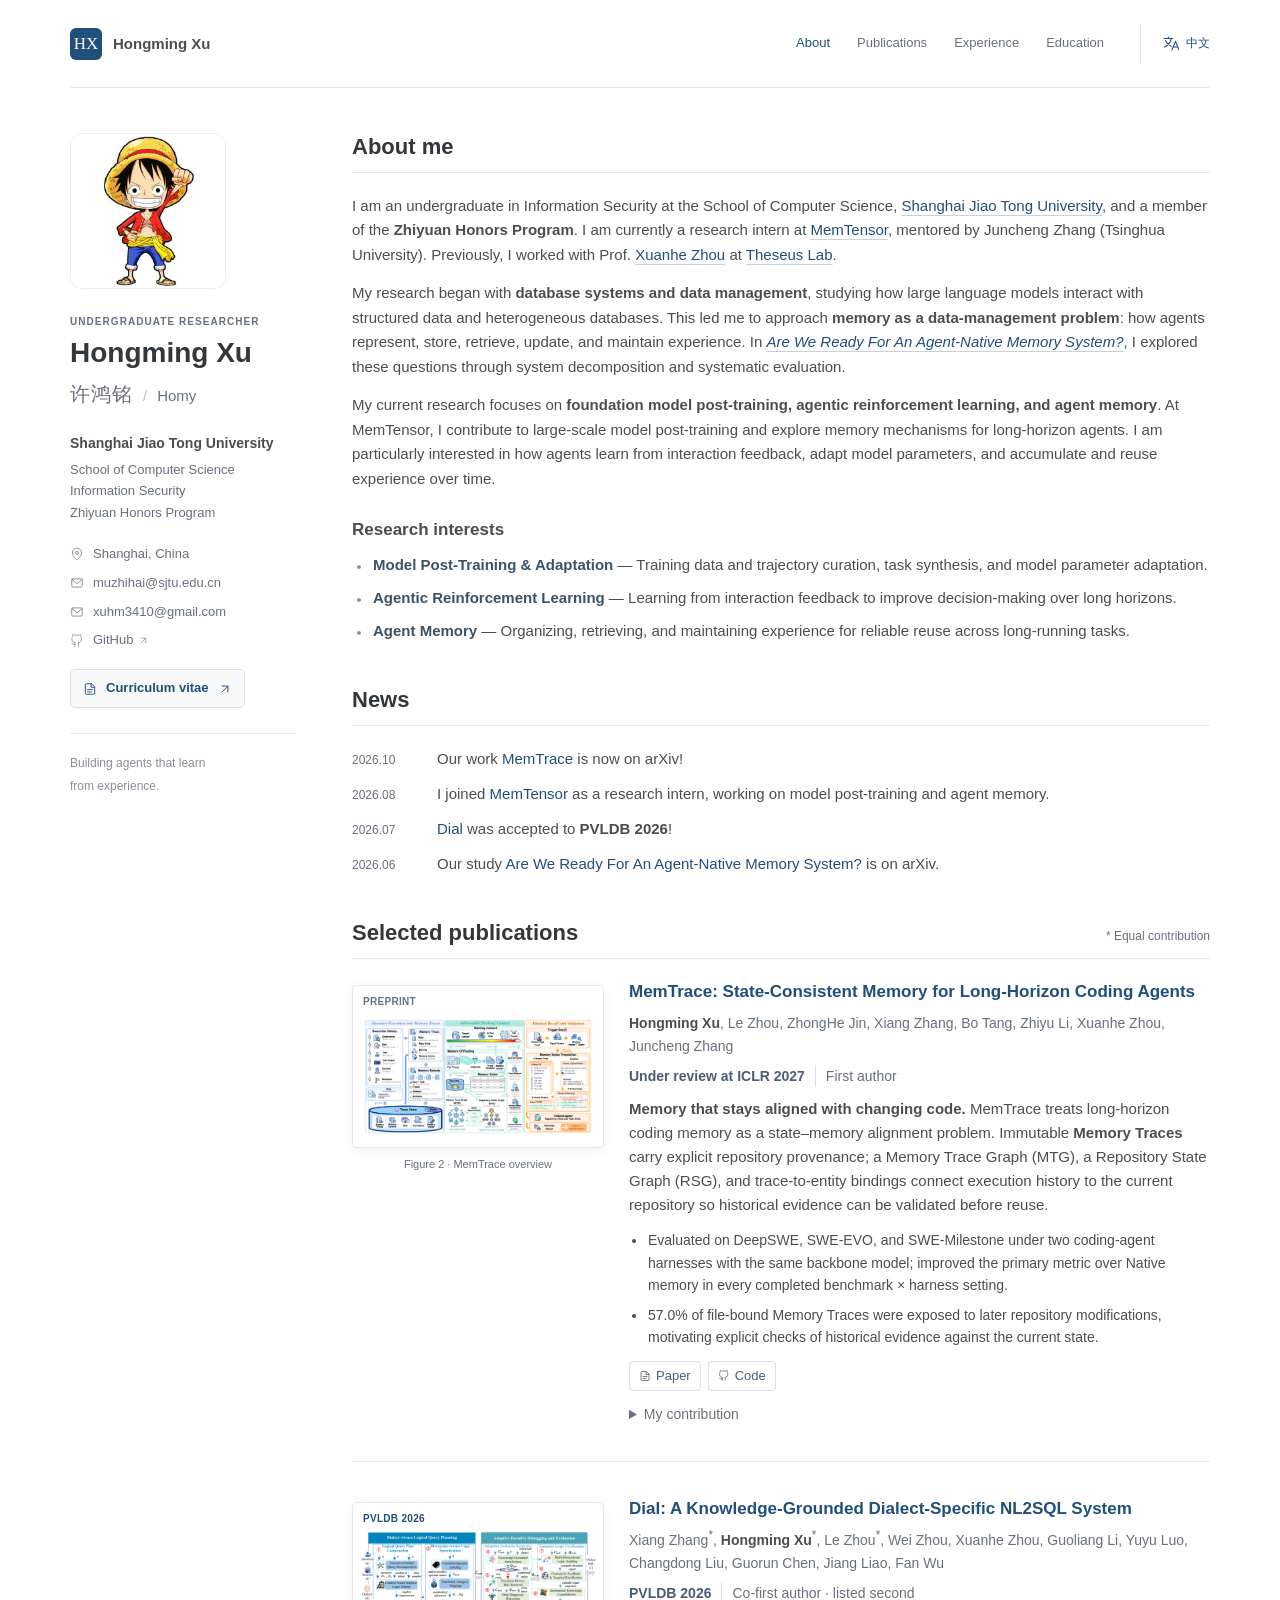
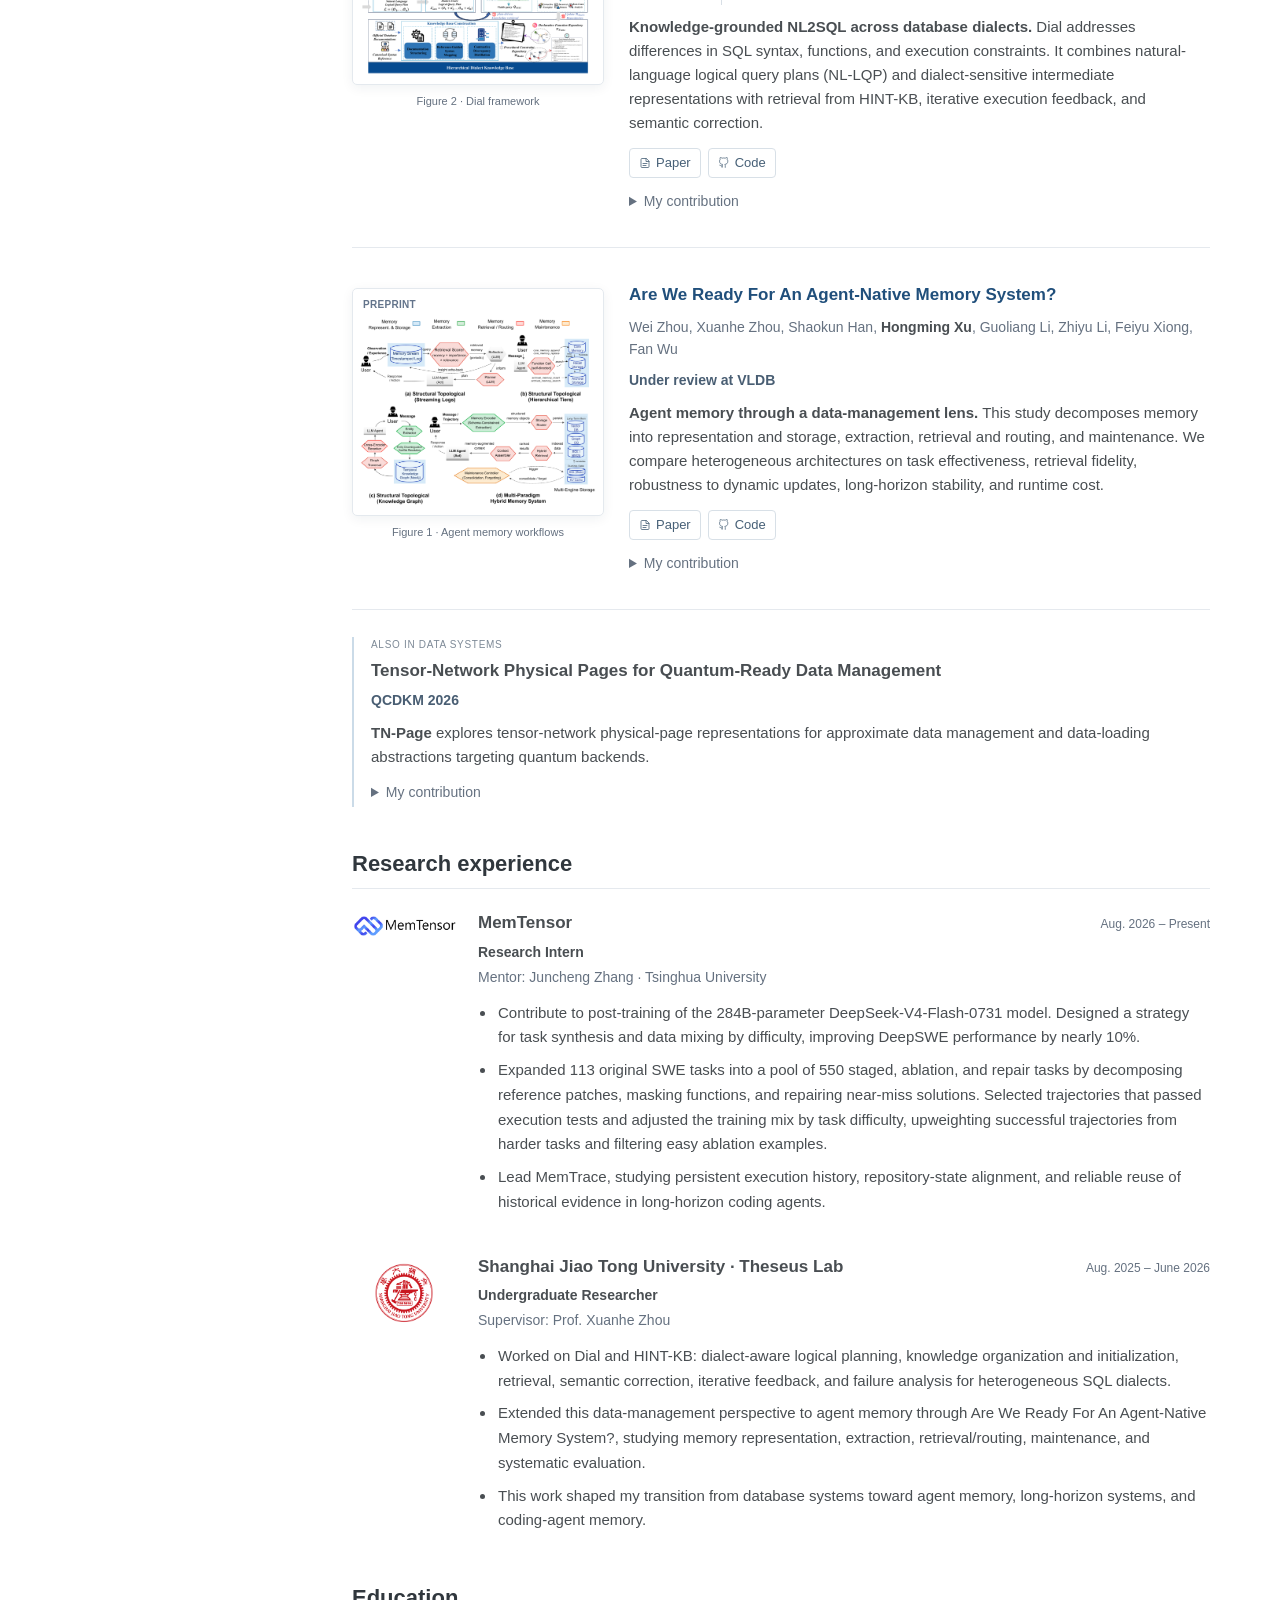
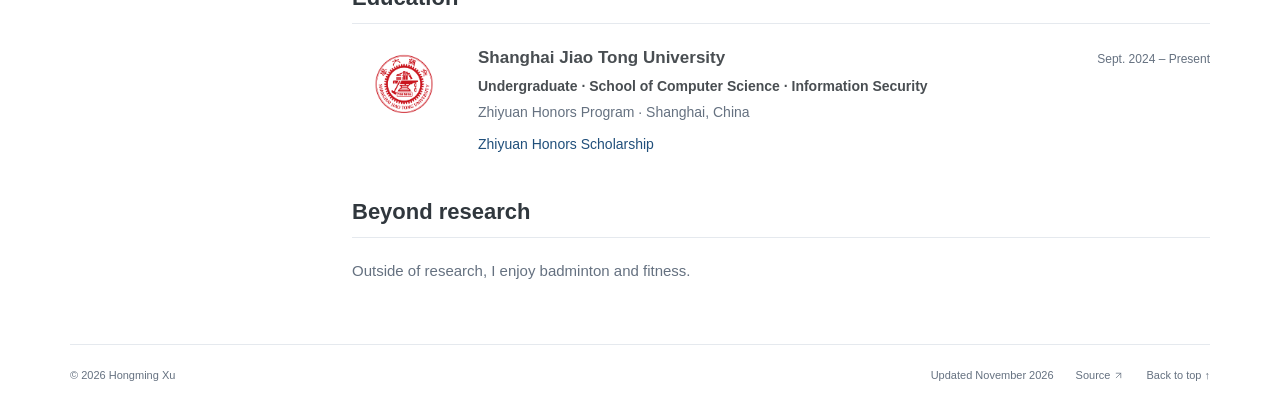
<file: index.html>
<!doctype html>
<html lang="en">
<head>
  <meta charset="utf-8">
  <meta name="viewport" content="width=device-width, initial-scale=1">
  <meta name="color-scheme" content="light">
  <title>Hongming Xu · 许鸿铭</title>
  <meta name="description" content="Hongming Xu, undergraduate at Shanghai Jiao Tong University and research intern at MemTensor. Research in model post-training and adaptation, agentic reinforcement learning, and agent memory.">
  <link rel="canonical" href="https://homy-xu.github.io/">
  <meta property="og:type" content="profile">
  <meta property="og:title" content="Hongming Xu · 许鸿铭">
  <meta property="og:description" content="Model post-training and adaptation · Agentic reinforcement learning · Agent memory. Shanghai Jiao Tong University / MemTensor.">
  <meta property="og:url" content="https://homy-xu.github.io/">
  <meta property="og:image" content="https://homy-xu.github.io/assets/images/avatar.png">
  <meta name="twitter:card" content="summary">
  <link rel="icon" href="assets/images/favicon.svg" type="image/svg+xml">
  <link rel="stylesheet" href="assets/css/site.css">
  <script src="assets/js/site.js" defer></script>
  <script type="application/ld+json">{"@context": "https://schema.org", "@type": "Person", "name": "Hongming Xu", "alternateName": ["许鸿铭", "Homy Xu"], "url": "https://homy-xu.github.io/", "image": "https://homy-xu.github.io/assets/images/avatar.png", "sameAs": ["https://github.com/Homy-Xu"], "affiliation": {"@type": "CollegeOrUniversity", "name": "Shanghai Jiao Tong University"}, "knowsAbout": ["Model Post-Training & Adaptation", "Agentic Reinforcement Learning", "Agent Memory"]}</script>
</head>
<body>
  <a class="skip-link" href="#main"><span class="i18n " data-lang="en" lang="en">Skip to content</span><span class="i18n " data-lang="zh" lang="zh-CN">跳转到正文</span></a>
  <svg xmlns="http://www.w3.org/2000/svg" class="svg-sprite" aria-hidden="true">
    <symbol id="icon-mail" viewBox="0 0 24 24"><rect x="3" y="5" width="18" height="14" rx="2"/><path d="m3 6 9 7 9-7"/></symbol>
    <symbol id="icon-pin" viewBox="0 0 24 24"><path d="M20 10c0 6-8 12-8 12S4 16 4 10a8 8 0 1 1 16 0Z"/><circle cx="12" cy="10" r="2.5"/></symbol>
    <symbol id="icon-file" viewBox="0 0 24 24"><path d="M14 3H6a2 2 0 0 0-2 2v14a2 2 0 0 0 2 2h12a2 2 0 0 0 2-2V9Z"/><path d="M14 3v6h6M8 13h8M8 17h6"/></symbol>
    <symbol id="icon-expand" viewBox="0 0 24 24"><path d="M8 3H3v5m13-5h5v5M3 16v5h5m13-5v5h-5"/></symbol>
    <symbol id="icon-arrow" viewBox="0 0 24 24"><path d="M7 17 17 7M7 7h10v10"/></symbol>
    <symbol id="icon-language" viewBox="0 0 24 24"><path d="M3 5h12M9 3v2m4 0c-1 6-4 9-9 12m1-9c2 4 4 6 8 8m1 5 5-12 5 12m-8-4h6"/></symbol>
    <symbol id="icon-github" viewBox="0 0 24 24"><path d="M9 19c-4 1-4-2-6-2m12 5v-4a3.5 3.5 0 0 0-1-2.7c3.3-.4 6.7-1.6 6.7-7.3a5.7 5.7 0 0 0-1.5-4 5.3 5.3 0 0 0-.1-4s-1.2-.4-4.1 1.5a14 14 0 0 0-7 0C5.1-.4 3.9 0 3.9 0a5.3 5.3 0 0 0-.1 4 5.7 5.7 0 0 0-1.5 4c0 5.7 3.4 6.9 6.7 7.3A3.5 3.5 0 0 0 8 18v4" transform="translate(1 1) scale(.9)"/></symbol>
  </svg>
  <div class="page">
    <header class="masthead">
      <a class="brand" href="#about"><span class="brand-mark" aria-hidden="true">HX</span><span>Hongming Xu</span></a>
      <nav class="navigation" aria-label="Main navigation">
        <a href="#about"><span class="i18n " data-lang="en" lang="en">About</span><span class="i18n " data-lang="zh" lang="zh-CN">关于</span></a>
        <a href="#publications"><span class="i18n " data-lang="en" lang="en">Publications</span><span class="i18n " data-lang="zh" lang="zh-CN">论文</span></a>
        <a href="#experience"><span class="i18n " data-lang="en" lang="en">Experience</span><span class="i18n " data-lang="zh" lang="zh-CN">经历</span></a>
        <a href="#education"><span class="i18n " data-lang="en" lang="en">Education</span><span class="i18n " data-lang="zh" lang="zh-CN">教育</span></a>
      </nav>
      <button class="language-button" type="button" aria-label="Switch to Chinese" hidden><svg class="icon" aria-hidden="true"><use href="#icon-language"/></svg><span>中文</span></button>
    </header>

    <div class="site-grid">
      <aside class="profile" aria-label="Profile and contact information">
        <img class="avatar" src="assets/images/avatar.png" width="460" height="460" alt="Hongming Xu's GitHub avatar" fetchpriority="high">
        <div class="profile-info">
          <p class="profile-eyebrow"><span class="i18n " data-lang="en" lang="en">Undergraduate Researcher</span><span class="i18n " data-lang="zh" lang="zh-CN">本科生 · 科研探索</span></p>
          <h1>Hongming Xu</h1>
          <p class="other-name"><span lang="zh-CN">许鸿铭</span><span class="name-divider">/</span>Homy</p>
          <p class="profile-school"><a href="https://www.sjtu.edu.cn/"><span class="i18n " data-lang="en" lang="en">Shanghai Jiao Tong University</span><span class="i18n " data-lang="zh" lang="zh-CN">上海交通大学</span></a></p>
          <p class="profile-program"><span class="i18n " data-lang="en" lang="en">School of Computer Science<br>Information Security<br>Zhiyuan Honors Program</span><span class="i18n " data-lang="zh" lang="zh-CN">计算机学院 · 信息安全专业<br>致远荣誉计划</span></p>
          <ul class="contact-links">
            <li class="location"><svg class="icon" aria-hidden="true"><use href="#icon-pin"/></svg><span class="i18n " data-lang="en" lang="en">Shanghai, China</span><span class="i18n " data-lang="zh" lang="zh-CN">中国 · 上海</span></li>
            <li><a href="mailto:muzhihai@sjtu.edu.cn"><svg class="icon" aria-hidden="true"><use href="#icon-mail"/></svg>muzhihai@sjtu.edu.cn</a></li>
            <li><a href="mailto:xuhm3410@gmail.com"><svg class="icon" aria-hidden="true"><use href="#icon-mail"/></svg>xuhm3410@gmail.com</a></li>
            <li><a href="https://github.com/Homy-Xu"><svg class="icon" aria-hidden="true"><use href="#icon-github"/></svg>GitHub <svg class="icon" aria-hidden="true"><use href="#icon-arrow"/></svg></a></li>
          </ul>
          <a class="cv-link" href="files/CV_Hongming_Xu.pdf?v=5141ae7"><svg class="icon" aria-hidden="true"><use href="#icon-file"/></svg><span class="i18n " data-lang="en" lang="en">Curriculum vitae</span><span class="i18n " data-lang="zh" lang="zh-CN">个人简历</span><svg class="icon" aria-hidden="true"><use href="#icon-arrow"/></svg></a>
          <p class="profile-note"><span class="i18n " data-lang="en" lang="en">Building agents that learn<br>from experience.</span><span class="i18n " data-lang="zh" lang="zh-CN">让智能体从经验中学习。</span></p>
        </div>
      </aside>

      <main id="main">
        <section id="about" class="section about">
          <div class="section-heading"><h2><span class="i18n " data-lang="en" lang="en">About me</span><span class="i18n " data-lang="zh" lang="zh-CN">关于我</span></h2></div>
          <div class="intro"><p class="i18n " data-lang="en" lang="en">I am an undergraduate in Information Security at the School of Computer Science, <a href="https://www.sjtu.edu.cn/">Shanghai Jiao Tong University</a>, and a member of the <strong>Zhiyuan Honors Program</strong>. I am currently a research intern at <a href="https://www.memtensor.cn/">MemTensor</a>, mentored by Juncheng Zhang (Tsinghua University). Previously, I worked with Prof. <a href="https://db.zhouxh.store/">Xuanhe Zhou</a> at <a href="https://theseus-labs-rsi.github.io/">Theseus Lab</a>.</p><p class="i18n " data-lang="zh" lang="zh-CN">我目前就读于<a href="https://www.sjtu.edu.cn/">上海交通大学</a>计算机学院信息安全专业，是<strong>致远荣誉计划</strong>成员。目前在 <a href="https://www.memtensor.cn/">MemTensor</a> 担任研究实习生，导师为 Juncheng Zhang（清华大学）；此前在 <a href="https://theseus-labs-rsi.github.io/">Theseus Lab</a> 跟随<a href="https://db.zhouxh.store/">周煊赫教授</a>开展研究。</p><p class="i18n " data-lang="en" lang="en">My research began with <strong>database systems and data management</strong>, studying how large language models interact with structured data and heterogeneous databases. This led me to approach <strong>memory as a data-management problem</strong>: how agents represent, store, retrieve, update, and maintain experience. In <a href="#memorydata"><em>Are We Ready For An Agent-Native Memory System?</em></a>, I explored these questions through system decomposition and systematic evaluation.</p><p class="i18n " data-lang="zh" lang="zh-CN">我的研究始于<strong>数据库系统与数据管理</strong>，关注大语言模型如何与结构化数据及异构数据库交互。这段经历让我开始将<strong>记忆视为一个数据管理问题</strong>：智能体应如何表示、存储、检索、更新和维护经验？在 <a href="#memorydata"><em>Are We Ready For An Agent-Native Memory System?</em></a> 中，我通过系统模块划分与系统性评测探索了这些问题。</p><p class="i18n " data-lang="en" lang="en">My current research focuses on <strong>foundation model post-training, agentic reinforcement learning, and agent memory</strong>. At MemTensor, I contribute to large-scale model post-training and explore memory mechanisms for long-horizon agents. I am particularly interested in how agents learn from interaction feedback, adapt model parameters, and accumulate and reuse experience over time.</p><p class="i18n " data-lang="zh" lang="zh-CN">我目前的研究重点是<strong>基础模型后训练、智能体强化学习（Agentic RL）与智能体记忆</strong>。在 MemTensor，我参与大规模模型的后训练，并探索长程智能体的记忆机制。我尤其关注智能体如何从交互反馈中学习、适应性地更新模型参数，以及持续积累和复用经验。</p></div>
          <h3 class="interests-heading" id="interests-heading"><span class="i18n " data-lang="en" lang="en">Research interests</span><span class="i18n " data-lang="zh" lang="zh-CN">研究兴趣</span></h3>
          <ul class="research-interests" aria-labelledby="interests-heading"><li><strong><span class="i18n " data-lang="en" lang="en">Model Post-Training &amp; Adaptation</span><span class="i18n " data-lang="zh" lang="zh-CN">模型后训练与适应</span></strong> — <span class="i18n " data-lang="en" lang="en">Training data and trajectory curation, task synthesis, and model parameter adaptation.</span><span class="i18n " data-lang="zh" lang="zh-CN">训练数据与轨迹筛选、任务合成，以及模型参数适应。</span></li><li><strong><span class="i18n " data-lang="en" lang="en">Agentic Reinforcement Learning</span><span class="i18n " data-lang="zh" lang="zh-CN">智能体强化学习（Agentic RL）</span></strong> — <span class="i18n " data-lang="en" lang="en">Learning from interaction feedback to improve decision-making over long horizons.</span><span class="i18n " data-lang="zh" lang="zh-CN">利用交互反馈学习，提升长程任务中的决策能力。</span></li><li><strong><span class="i18n " data-lang="en" lang="en">Agent Memory</span><span class="i18n " data-lang="zh" lang="zh-CN">智能体记忆</span></strong> — <span class="i18n " data-lang="en" lang="en">Organizing, retrieving, and maintaining experience for reliable reuse across long-running tasks.</span><span class="i18n " data-lang="zh" lang="zh-CN">组织、检索与维护经验，支持长期任务中的可靠复用。</span></li></ul>
        </section>

        <section id="news" class="section news-section">
          <div class="section-heading"><h2><span class="i18n " data-lang="en" lang="en">News</span><span class="i18n " data-lang="zh" lang="zh-CN">近况</span></h2></div>
          <ul class="news-list"><li><time datetime="2026-10">2026.10</time><div><span class="i18n " data-lang="en" lang="en">Our work <a href="https://arxiv.org/abs/2610.04838">MemTrace</a> is now on arXiv!</span><span class="i18n " data-lang="zh" lang="zh-CN">我们的工作 <a href="https://arxiv.org/abs/2610.04838">MemTrace</a> 已发布于 arXiv！</span></div></li><li><time datetime="2026-08">2026.08</time><div><span class="i18n " data-lang="en" lang="en">I joined <a href="https://www.memtensor.cn/">MemTensor</a> as a research intern, working on model post-training and agent memory.</span><span class="i18n " data-lang="zh" lang="zh-CN">我加入 <a href="https://www.memtensor.cn/">MemTensor</a> 担任研究实习生，研究模型后训练与智能体记忆。</span></div></li><li><time datetime="2026-07">2026.07</time><div><span class="i18n " data-lang="en" lang="en"><a href="https://arxiv.org/abs/2603.07449">Dial</a> was accepted to <strong>PVLDB 2026</strong>!</span><span class="i18n " data-lang="zh" lang="zh-CN"><a href="https://arxiv.org/abs/2603.07449">Dial</a> 被 <strong>PVLDB 2026</strong> 接收！</span></div></li><li><time datetime="2026-06">2026.06</time><div><span class="i18n " data-lang="en" lang="en">Our study <a href="https://arxiv.org/abs/2606.24775">Are We Ready For An Agent-Native Memory System?</a> is on arXiv.</span><span class="i18n " data-lang="zh" lang="zh-CN">我们的研究 <a href="https://arxiv.org/abs/2606.24775">Are We Ready For An Agent-Native Memory System?</a> 已发布于 arXiv。</span></div></li></ul>
        </section>

        <section id="publications" class="section">
          <div class="section-heading"><h2><span class="i18n " data-lang="en" lang="en">Selected publications</span><span class="i18n " data-lang="zh" lang="zh-CN">代表性论文</span></h2><span class="section-note"><span class="i18n " data-lang="en" lang="en">* Equal contribution</span><span class="i18n " data-lang="zh" lang="zh-CN">* 共同贡献</span></span></div>
          <div class="publications">
    <article class="publication" id="memtrace">
      <figure class="paper-figure">
        <a class="figure-link" href="assets/images/papers/memtrace-overview.png" data-preview data-paper="https://arxiv.org/abs/2610.04838"
           data-title="MemTrace: State-Consistent Memory for Long-Horizon Coding Agents" data-caption-en="Figure 2 · MemTrace overview"
           data-caption-zh="图 2 · MemTrace 系统总览" aria-haspopup="dialog"
           aria-label="Enlarge figure: MemTrace: State-Consistent Memory for Long-Horizon Coding Agents">
          <span class="paper-badge">Preprint</span>
          <img src="assets/images/papers/memtrace-overview.png" alt="MemTrace overview: execution history becomes immutable memory traces, which are aligned with the evolving repository and checked before reuse." width="2400" height="1251" loading="lazy" decoding="async">
          <span class="zoom-hint"><svg class="icon" aria-hidden="true"><use href="#icon-expand"/></svg><span class="i18n " data-lang="en" lang="en">Enlarge</span><span class="i18n " data-lang="zh" lang="zh-CN">放大</span></span>
        </a>
        <figcaption><span class="i18n " data-lang="en" lang="en">Figure 2 · MemTrace overview</span><span class="i18n " data-lang="zh" lang="zh-CN">图 2 · MemTrace 系统总览</span></figcaption>
      </figure>
      <div class="paper-copy">
        <h3><a href="https://arxiv.org/abs/2610.04838">MemTrace: State-Consistent Memory for Long-Horizon Coding Agents</a></h3>
        <p class="authors"><strong>Hongming Xu</strong>, Le Zhou, ZhongHe Jin, Xiang Zhang, Bo Tang, Zhiyu Li, Xuanhe Zhou, Juncheng Zhang</p>
        <p class="paper-meta"><span class="venue"><span class="i18n " data-lang="en" lang="en">Under review at ICLR 2027</span><span class="i18n " data-lang="zh" lang="zh-CN">ICLR 2027 审稿中</span></span><span class="paper-role"><span class="i18n " data-lang="en" lang="en">First author</span><span class="i18n " data-lang="zh" lang="zh-CN">第一作者</span></span></p>
        <p class="i18n paper-summary" data-lang="en" lang="en"><strong>Memory that stays aligned with changing code.</strong> MemTrace treats long-horizon coding memory as a state–memory alignment problem. Immutable <strong>Memory Traces</strong> carry explicit repository provenance; a Memory Trace Graph (MTG), a Repository State Graph (RSG), and trace-to-entity bindings connect execution history to the current repository so historical evidence can be validated before reuse.</p><p class="i18n paper-summary" data-lang="zh" lang="zh-CN"><strong>让记忆与持续变化的代码保持一致。</strong>MemTrace 将长程代码智能体的记忆建模为状态与记忆的对齐问题。不可变的 <strong>Memory Traces</strong> 保存明确的仓库来源信息；Memory Trace Graph（MTG）、Repository State Graph（RSG）及轨迹与实体间的绑定，将执行历史关联到当前仓库，以便在复用历史证据前验证其有效性。</p>
        <ul class="paper-highlights"><li><span class="i18n " data-lang="en" lang="en">Evaluated on DeepSWE, SWE-EVO, and SWE-Milestone under two coding-agent harnesses with the same backbone model; improved the primary metric over Native memory in every completed benchmark × harness setting.</span><span class="i18n " data-lang="zh" lang="zh-CN">在相同基础模型下，基于两种代码智能体框架评测 DeepSWE、SWE-EVO 和 SWE-Milestone；在已完成的各组基准与框架组合中，主要指标均优于对应的 Native 记忆策略。</span></li><li><span class="i18n " data-lang="en" lang="en">57.0% of file-bound Memory Traces were exposed to later repository modifications, motivating explicit checks of historical evidence against the current state.</span><span class="i18n " data-lang="zh" lang="zh-CN">57.0% 的文件关联 Memory Traces 所对应的文件在后续执行中发生过修改，说明有必要依据当前状态检查历史证据。</span></li></ul>
        <div class="paper-links">
          <a href="https://arxiv.org/abs/2610.04838"><svg class="icon" aria-hidden="true"><use href="#icon-file"/></svg><span class="i18n " data-lang="en" lang="en">Paper</span><span class="i18n " data-lang="zh" lang="zh-CN">论文</span></a>
          <a href="https://github.com/Homy-Xu/MemTrace"><svg class="icon" aria-hidden="true"><use href="#icon-github"/></svg><span class="i18n " data-lang="en" lang="en">Code</span><span class="i18n " data-lang="zh" lang="zh-CN">代码</span></a>
        </div>
        <details class="contribution"><summary><span class="i18n " data-lang="en" lang="en">My contribution</span><span class="i18n " data-lang="zh" lang="zh-CN">我的贡献</span></summary><ul class=""><li><span class="i18n " data-lang="en" lang="en">Led the design and development of MemTrace, including structured execution traces, repository-state grounding, and validation before memory reuse.</span><span class="i18n " data-lang="zh" lang="zh-CN">主导 MemTrace 的设计与开发，包括结构化执行轨迹、仓库状态关联，以及记忆复用前的有效性验证。</span></li><li><span class="i18n " data-lang="en" lang="en">Studied the interaction between persistent execution history and evolving repository state, and evaluated the system against native memory strategies.</span><span class="i18n " data-lang="zh" lang="zh-CN">研究持久化执行历史与演化中的仓库状态之间的关系，并开展与原生记忆策略的对照评测。</span></li></ul></details>
      </div>
    </article>
    <article class="publication" id="dial">
      <figure class="paper-figure">
        <a class="figure-link" href="assets/images/papers/dial-overview.png" data-preview data-paper="https://arxiv.org/abs/2603.07449"
           data-title="Dial: A Knowledge-Grounded Dialect-Specific NL2SQL System" data-caption-en="Figure 2 · Dial framework"
           data-caption-zh="图 2 · Dial 系统框架" aria-haspopup="dialog"
           aria-label="Enlarge figure: Dial: A Knowledge-Grounded Dialect-Specific NL2SQL System">
          <span class="paper-badge accepted">PVLDB 2026</span>
          <img src="assets/images/papers/dial-overview.png" alt="Dial framework: dialect-aware logical planning and adaptive query refinement grounded in a hierarchical dialect knowledge base." width="2400" height="1456" loading="lazy" decoding="async">
          <span class="zoom-hint"><svg class="icon" aria-hidden="true"><use href="#icon-expand"/></svg><span class="i18n " data-lang="en" lang="en">Enlarge</span><span class="i18n " data-lang="zh" lang="zh-CN">放大</span></span>
        </a>
        <figcaption><span class="i18n " data-lang="en" lang="en">Figure 2 · Dial framework</span><span class="i18n " data-lang="zh" lang="zh-CN">图 2 · Dial 系统框架</span></figcaption>
      </figure>
      <div class="paper-copy">
        <h3><a href="https://arxiv.org/abs/2603.07449">Dial: A Knowledge-Grounded Dialect-Specific NL2SQL System</a></h3>
        <p class="authors">Xiang Zhang<sup title="Equal contribution">*</sup>, <strong>Hongming Xu</strong><sup title="Equal contribution">*</sup>, Le Zhou<sup title="Equal contribution">*</sup>, Wei Zhou, Xuanhe Zhou, Guoliang Li, Yuyu Luo, Changdong Liu, Guorun Chen, Jiang Liao, Fan Wu</p>
        <p class="paper-meta"><span class="venue"><span class="">PVLDB 2026</span></span><span class="paper-role"><span class="i18n " data-lang="en" lang="en">Co-first author · listed second</span><span class="i18n " data-lang="zh" lang="zh-CN">共同第一作者 · 列第二</span></span></p>
        <p class="i18n paper-summary" data-lang="en" lang="en"><strong>Knowledge-grounded NL2SQL across database dialects.</strong> Dial addresses differences in SQL syntax, functions, and execution constraints. It combines natural-language logical query plans (NL-LQP) and dialect-sensitive intermediate representations with retrieval from HINT-KB, iterative execution feedback, and semantic correction.</p><p class="i18n paper-summary" data-lang="zh" lang="zh-CN"><strong>面向异构数据库方言的知识增强 NL2SQL。</strong>Dial 针对不同 SQL 方言的语法、函数与执行约束差异，结合自然语言逻辑查询计划（NL-LQP）、方言敏感的中间表示、HINT-KB 知识检索、迭代执行反馈与语义修正。</p>

        <div class="paper-links">
          <a href="https://arxiv.org/abs/2603.07449"><svg class="icon" aria-hidden="true"><use href="#icon-file"/></svg><span class="i18n " data-lang="en" lang="en">Paper</span><span class="i18n " data-lang="zh" lang="zh-CN">论文</span></a>
          <a href="https://github.com/OpenDataBox/Dial"><svg class="icon" aria-hidden="true"><use href="#icon-github"/></svg><span class="i18n " data-lang="en" lang="en">Code</span><span class="i18n " data-lang="zh" lang="zh-CN">代码</span></a>
        </div>
        <details class="contribution"><summary><span class="i18n " data-lang="en" lang="en">My contribution</span><span class="i18n " data-lang="zh" lang="zh-CN">我的贡献</span></summary><ul class=""><li><span class="i18n " data-lang="en" lang="en">Contributed to natural-language request preprocessing and NL-LQP / dialect-aware logical planning, supporting semantic decomposition from requests to logical plans.</span><span class="i18n " data-lang="zh" lang="zh-CN">参与自然语言请求预处理与 NL-LQP / 方言感知逻辑规划，支持从用户请求到逻辑计划的语义分解。</span></li><li><span class="i18n " data-lang="en" lang="en">Worked on dialect-sensitive intermediate representations, operator annotation, and knowledge retrieval for date, string, and type-conversion semantics.</span><span class="i18n " data-lang="zh" lang="zh-CN">参与方言敏感的中间表示、算子标注，以及面向日期、字符串、类型转换等易错语义的知识检索。</span></li><li><span class="i18n " data-lang="en" lang="en">Participated in HINT-KB design and initialization, dataset preparation, multi-round feedback, semantic correction, failure analysis, and rebuttal revisions.</span><span class="i18n " data-lang="zh" lang="zh-CN">参与 HINT-KB 设计与初始化、数据集准备、多轮反馈生成、语义修正、失败分析及 rebuttal 修改。</span></li></ul></details>
      </div>
    </article>
    <article class="publication" id="memorydata">
      <figure class="paper-figure">
        <a class="figure-link" href="assets/images/papers/memorydata-overview.png" data-preview data-paper="https://arxiv.org/abs/2606.24775"
           data-title="Are We Ready For An Agent-Native Memory System?" data-caption-en="Figure 1 · Agent memory workflows"
           data-caption-zh="图 1 · 智能体记忆工作流" aria-haspopup="dialog"
           aria-label="Enlarge figure: Are We Ready For An Agent-Native Memory System?">
          <span class="paper-badge">Preprint</span>
          <img src="assets/images/papers/memorydata-overview.png" alt="Four representative agent memory workflows: streaming logs, hierarchical tiers, knowledge graphs, and hybrid multi-engine memory systems." width="2400" height="1915" loading="lazy" decoding="async">
          <span class="zoom-hint"><svg class="icon" aria-hidden="true"><use href="#icon-expand"/></svg><span class="i18n " data-lang="en" lang="en">Enlarge</span><span class="i18n " data-lang="zh" lang="zh-CN">放大</span></span>
        </a>
        <figcaption><span class="i18n " data-lang="en" lang="en">Figure 1 · Agent memory workflows</span><span class="i18n " data-lang="zh" lang="zh-CN">图 1 · 智能体记忆工作流</span></figcaption>
      </figure>
      <div class="paper-copy">
        <h3><a href="https://arxiv.org/abs/2606.24775">Are We Ready For An Agent-Native Memory System?</a></h3>
        <p class="authors">Wei Zhou, Xuanhe Zhou, Shaokun Han, <strong>Hongming Xu</strong>, Guoliang Li, Zhiyu Li, Feiyu Xiong, Fan Wu</p>
        <p class="paper-meta"><span class="venue"><span class="i18n " data-lang="en" lang="en">Under review at VLDB</span><span class="i18n " data-lang="zh" lang="zh-CN">VLDB 审稿中</span></span></p>
        <p class="i18n paper-summary" data-lang="en" lang="en"><strong>Agent memory through a data-management lens.</strong> This study decomposes memory into representation and storage, extraction, retrieval and routing, and maintenance. We compare heterogeneous architectures on task effectiveness, retrieval fidelity, robustness to dynamic updates, long-horizon stability, and runtime cost.</p><p class="i18n paper-summary" data-lang="zh" lang="zh-CN"><strong>从数据管理视角理解智能体记忆。</strong>这项工作将记忆系统划分为表示与存储、提取、检索与路由、维护四类模块，并从任务效果、检索保真度、动态更新鲁棒性、长程稳定性和运行成本等方面比较异构记忆架构。</p>

        <div class="paper-links">
          <a href="https://arxiv.org/abs/2606.24775"><svg class="icon" aria-hidden="true"><use href="#icon-file"/></svg><span class="i18n " data-lang="en" lang="en">Paper</span><span class="i18n " data-lang="zh" lang="zh-CN">论文</span></a>
          <a href="https://github.com/OpenDataBox/MemoryData"><svg class="icon" aria-hidden="true"><use href="#icon-github"/></svg><span class="i18n " data-lang="en" lang="en">Code</span><span class="i18n " data-lang="zh" lang="zh-CN">代码</span></a>
        </div>
        <details class="contribution"><summary><span class="i18n " data-lang="en" lang="en">My contribution</span><span class="i18n " data-lang="zh" lang="zh-CN">我的贡献</span></summary><ul class=""><li><span class="i18n " data-lang="en" lang="en">Participated in decomposing memory systems into representation and storage, extraction, retrieval/routing, and maintenance modules.</span><span class="i18n " data-lang="zh" lang="zh-CN">参与将记忆系统划分为表示与存储、提取、检索与路由、维护等核心模块。</span></li><li><span class="i18n " data-lang="en" lang="en">Contributed to systematic evaluation of task effectiveness, retrieval fidelity, update robustness, long-horizon stability, and runtime cost.</span><span class="i18n " data-lang="zh" lang="zh-CN">参与任务效果、检索保真度、更新鲁棒性、长程稳定性与运行成本的系统性评测。</span></li><li><span class="i18n " data-lang="en" lang="en">Analyzed where memory architectures succeed or fail across conversational QA, factual recall, temporal reasoning, and long-running scenarios.</span><span class="i18n " data-lang="zh" lang="zh-CN">参与分析不同记忆架构在对话问答、事实回忆、时序推理与长期运行场景中的表现及适用条件。</span></li></ul></details>
      </div>
    </article></div>
          <article class="additional-publication">
            <p class="additional-label"><span class="i18n " data-lang="en" lang="en">Also in data systems</span><span class="i18n " data-lang="zh" lang="zh-CN">其他数据系统工作</span></p>
            <h3>Tensor-Network Physical Pages for Quantum-Ready Data Management</h3>
            <p class="paper-meta"><span class="venue">QCDKM 2026</span></p>
            <p class="i18n paper-summary" data-lang="en" lang="en"><strong>TN-Page</strong> explores tensor-network physical-page representations for approximate data management and data-loading abstractions targeting quantum backends.</p><p class="i18n paper-summary" data-lang="zh" lang="zh-CN"><strong>TN-Page</strong> 探索面向近似数据管理的张量网络物理页表示，以及面向量子后端的数据加载抽象。</p>
            <details class="contribution"><summary><span class="i18n " data-lang="en" lang="en">My contribution</span><span class="i18n " data-lang="zh" lang="zh-CN">我的贡献</span></summary><ul class=""><li><span class="i18n " data-lang="en" lang="en">Contributed to workload-aware bucketization, semantic tensorization, tensor-network factorization, and backend-aware encoding.</span><span class="i18n " data-lang="zh" lang="zh-CN">参与工作负载感知分桶、语义张量化、张量网络分解与后端感知编码。</span></li><li><span class="i18n " data-lang="en" lang="en">Helped organize evaluation around fidelity, compression, qubit usage, and gate depth.</span><span class="i18n " data-lang="zh" lang="zh-CN">参与围绕保真度、压缩率、量子比特使用量与门深度组织评测。</span></li></ul></details>
          </article>
        </section>

        <section id="experience" class="section">
          <div class="section-heading"><h2><span class="i18n " data-lang="en" lang="en">Research experience</span><span class="i18n " data-lang="zh" lang="zh-CN">研究经历</span></h2></div>

    <article class="experience-item">
      <div class="organization-logo"><img src="assets/images/logos/memtensor.png" alt="MemTensor logo" loading="lazy"></div>
      <div class="experience-copy">
        <div class="item-heading"><h3><a href="https://www.memtensor.cn/">MemTensor</a></h3><span class="date"><span class="i18n " data-lang="en" lang="en">Aug. 2026 – Present</span><span class="i18n " data-lang="zh" lang="zh-CN">2026.08 – 至今</span></span></div>
        <p class="position"><span class="i18n " data-lang="en" lang="en">Research Intern</span><span class="i18n " data-lang="zh" lang="zh-CN">研究实习生</span></p>
        <p class="mentor"><span class="i18n " data-lang="en" lang="en">Mentor: Juncheng Zhang · Tsinghua University</span><span class="i18n " data-lang="zh" lang="zh-CN">导师：Juncheng Zhang · 清华大学</span></p>
        <ul class="experience-details"><li><span class="i18n " data-lang="en" lang="en">Contribute to post-training of the 284B-parameter DeepSeek-V4-Flash-0731 model. Designed a strategy for task synthesis and data mixing by difficulty, improving DeepSWE performance by nearly 10%.</span><span class="i18n " data-lang="zh" lang="zh-CN">参与 284B 参数 DeepSeek-V4-Flash-0731 模型的后训练。设计 DeepSWE 任务合成与难度感知数据配比策略，使 DeepSWE 表现提升近 10%。</span></li><li><span class="i18n " data-lang="en" lang="en">Expanded 113 original SWE tasks into a pool of 550 staged, ablation, and repair tasks by decomposing reference patches, masking functions, and repairing near-miss solutions. Selected trajectories that passed execution tests and adjusted the training mix by task difficulty, upweighting successful trajectories from harder tasks and filtering easy ablation examples.</span><span class="i18n " data-lang="zh" lang="zh-CN">从 113 道原始 SWE 任务扩展出包含 550 道分阶段、消融和修复子任务的任务池，分别通过标准补丁分解、函数挖空和失败补丁修复构造。筛选通过测试的轨迹，并根据原题难度调整训练配比，提高难题成功轨迹的采样权重、过滤简单消融样本。</span></li><li><span class="i18n " data-lang="en" lang="en">Lead MemTrace, studying persistent execution history, repository-state alignment, and reliable reuse of historical evidence in long-horizon coding agents.</span><span class="i18n " data-lang="zh" lang="zh-CN">主导 MemTrace，研究长程代码智能体的持久化执行历史、仓库状态对齐，以及历史证据的可靠复用。</span></li></ul>
      </div>
    </article>
    <article class="experience-item">
      <div class="organization-logo"><img src="assets/images/logos/sjtu-seal.png" alt="Shanghai Jiao Tong University · Theseus Lab logo" loading="lazy"></div>
      <div class="experience-copy">
        <div class="item-heading"><h3><a href="https://theseus-labs-rsi.github.io/">Shanghai Jiao Tong University · Theseus Lab</a></h3><span class="date"><span class="i18n " data-lang="en" lang="en">Aug. 2025 – June 2026</span><span class="i18n " data-lang="zh" lang="zh-CN">2025.08 – 2026.06</span></span></div>
        <p class="position"><span class="i18n " data-lang="en" lang="en">Undergraduate Researcher</span><span class="i18n " data-lang="zh" lang="zh-CN">本科生科研</span></p>
        <p class="mentor"><span class="i18n " data-lang="en" lang="en">Supervisor: Prof. Xuanhe Zhou</span><span class="i18n " data-lang="zh" lang="zh-CN">导师：周煊赫教授</span></p>
        <ul class="experience-details"><li><span class="i18n " data-lang="en" lang="en">Worked on Dial and HINT-KB: dialect-aware logical planning, knowledge organization and initialization, retrieval, semantic correction, iterative feedback, and failure analysis for heterogeneous SQL dialects.</span><span class="i18n " data-lang="zh" lang="zh-CN">参与 Dial 与 HINT-KB，研究异构 SQL 方言下的逻辑规划、知识组织与初始化、检索、语义修正、迭代反馈及失败分析。</span></li><li><span class="i18n " data-lang="en" lang="en">Extended this data-management perspective to agent memory through Are We Ready For An Agent-Native Memory System?, studying memory representation, extraction, retrieval/routing, maintenance, and systematic evaluation.</span><span class="i18n " data-lang="zh" lang="zh-CN">通过 Are We Ready For An Agent-Native Memory System? 将数据管理视角拓展到智能体记忆，研究记忆表示、提取、检索与路由、维护及系统性评测。</span></li><li><span class="i18n " data-lang="en" lang="en">This work shaped my transition from database systems toward agent memory, long-horizon systems, and coding-agent memory.</span><span class="i18n " data-lang="zh" lang="zh-CN">这段研究经历推动了我从数据库系统向智能体记忆、长程系统及代码智能体记忆的转向。</span></li></ul>
      </div>
    </article>
        </section>

        <section id="education" class="section">
          <div class="section-heading"><h2><span class="i18n " data-lang="en" lang="en">Education</span><span class="i18n " data-lang="zh" lang="zh-CN">教育背景</span></h2></div>
          <article class="experience-item education-item">
            <div class="organization-logo"><img src="assets/images/logos/sjtu-seal.png" alt="Shanghai Jiao Tong University logo" width="2805" height="2806" loading="lazy"></div>
            <div class="experience-copy">
              <div class="item-heading"><h3><a href="https://www.sjtu.edu.cn/"><span class="i18n " data-lang="en" lang="en">Shanghai Jiao Tong University</span><span class="i18n " data-lang="zh" lang="zh-CN">上海交通大学</span></a></h3><span class="date"><span class="i18n " data-lang="en" lang="en">Sept. 2024 – Present</span><span class="i18n " data-lang="zh" lang="zh-CN">2024.09 – 至今</span></span></div>
              <p class="position"><span class="i18n " data-lang="en" lang="en">Undergraduate · School of Computer Science · Information Security</span><span class="i18n " data-lang="zh" lang="zh-CN">本科 · 计算机学院 · 信息安全专业</span></p>
              <p class="mentor"><span class="i18n " data-lang="en" lang="en">Zhiyuan Honors Program · Shanghai, China</span><span class="i18n " data-lang="zh" lang="zh-CN">致远荣誉计划 · 中国上海</span></p>
              <p class="honor"><span class="i18n " data-lang="en" lang="en">Zhiyuan Honors Scholarship</span><span class="i18n " data-lang="zh" lang="zh-CN">致远荣誉奖学金</span></p>
            </div>
          </article>
        </section>

        <section id="beyond" class="section beyond">
          <div class="section-heading"><h2><span class="i18n " data-lang="en" lang="en">Beyond research</span><span class="i18n " data-lang="zh" lang="zh-CN">科研之外</span></h2></div>
          <p><span class="i18n " data-lang="en" lang="en">Outside of research, I enjoy badminton and fitness.</span><span class="i18n " data-lang="zh" lang="zh-CN">科研之外，我喜欢羽毛球和健身。</span></p>
        </section>
      </main>
    </div>

    <footer class="footer">
      <span>© 2026 Hongming Xu</span>
      <div><span><span class="i18n " data-lang="en" lang="en">Updated November 2026</span><span class="i18n " data-lang="zh" lang="zh-CN">更新于 2026 年 11 月</span></span><a href="https://github.com/Homy-Xu/Homy-Xu.github.io"><span class="i18n " data-lang="en" lang="en">Source</span><span class="i18n " data-lang="zh" lang="zh-CN">源码</span><svg class="icon" aria-hidden="true"><use href="#icon-arrow"/></svg></a><a href="#about"><span class="i18n " data-lang="en" lang="en">Back to top</span><span class="i18n " data-lang="zh" lang="zh-CN">回到顶部</span> ↑</a></div>
    </footer>
  </div>

  <dialog class="figure-dialog" aria-labelledby="figure-dialog-title">
    <div class="dialog-header"><div><p class="dialog-eyebrow"><span class="i18n " data-lang="en" lang="en">Research overview</span><span class="i18n " data-lang="zh" lang="zh-CN">研究概览</span></p><h2 id="figure-dialog-title"></h2></div><button class="dialog-close" type="button" aria-label="Close figure">×</button></div>
    <div class="dialog-image-wrap"><img class="dialog-image" alt=""></div>
    <div class="dialog-footer"><span class="dialog-caption"></span><a class="dialog-paper-link" href="https://arxiv.org/"><span class="i18n " data-lang="en" lang="en">View paper on arXiv</span><span class="i18n " data-lang="zh" lang="zh-CN">在 arXiv 查看论文</span><svg class="icon" aria-hidden="true"><use href="#icon-arrow"/></svg></a></div>
  </dialog>
</body>
</html>
</file>
<file: assets/css/site.css>
:root {
  --ink: #494e52;
  --muted: #657180;
  --blue: #204f7b;
  --blue-dark: #153653;
  --line: #e5e9ee;
  --soft: #f4f7fa;
  --font: "Trebuchet MS", Helvetica, Arial, "PingFang SC", "Microsoft YaHei", sans-serif;
  color-scheme: light;
}
* { box-sizing: border-box; }
html { scroll-behavior: smooth; scroll-padding-top: 30px; }
body { margin: 0; background: #fff; color: var(--ink); font: 15px/1.6 var(--font); -webkit-font-smoothing: antialiased; }
a { color: var(--blue); text-decoration: none; text-underline-offset: 4px; }
a:hover { color: var(--blue-dark); text-decoration: underline; }
button { font: inherit; }
a, button, summary { -webkit-tap-highlight-color: transparent; }
a:focus-visible, button:focus-visible, summary:focus-visible { outline: 2px solid var(--blue); outline-offset: 5px; }
::selection { background: #dfeaf3; }
.i18n[data-lang="zh"] { display: none; }
html[lang="zh-CN"] .i18n[data-lang="en"] { display: none; }
html[lang="zh-CN"] .i18n[data-lang="zh"] { display: revert; }
[hidden] { display: none !important; }
.svg-sprite { position: absolute; width: 0; height: 0; overflow: hidden; }
.icon { width: 17px; height: 17px; fill: none; stroke: currentColor; stroke-width: 1.6; stroke-linecap: round; stroke-linejoin: round; flex-shrink: 0; }
.skip-link { position: absolute; left: 20px; top: -80px; z-index: 10; padding: 12px 20px; background: white; box-shadow: 0 2px 12px #24334918; }
.skip-link:focus { top: 10px; }
.page { width: min(1220px, 100%); padding: 0 40px; margin: 0 auto; }
.masthead { min-height: 88px; display: flex; align-items: center; gap: 36px; border-bottom: 1px solid var(--line); }
.brand { display: inline-flex; gap: 11px; align-items: center; color: var(--ink); font-size: 15px; font-weight: 600; }
.brand:hover { text-decoration: none; }
.brand-mark { width: 32px; height: 32px; display: grid; place-items: center; border-radius: 6px; font: 17px Georgia, serif; background: var(--blue); color: #fff; }
.navigation { display: flex; align-items: center; gap: 27px; margin-left: auto; font-size: 13px; }
.navigation a { color: var(--muted); padding: 9px 0; }
.navigation a:hover, .navigation a.active { color: var(--blue); }
.language-button { background: transparent; border: 0; border-left: 1px solid var(--line); display: inline-flex; gap: 7px; align-items: center; padding: 6px 0 6px 21px; color: var(--blue); font-size: 12px; cursor: pointer; min-height: 40px; }
.site-grid { display: grid; grid-template-columns: 226px minmax(0, 1fr); gap: 56px; padding-top: 45px; }
.profile { position: sticky; top: 30px; align-self: start; }
.avatar { width: 156px; height: 156px; display: block; object-fit: contain; margin-bottom: 25px; border: 1px solid #ecedf0; border-radius: 12px; background: #fff; }
.profile-eyebrow { font-size: 10px; font-weight: 600; text-transform: uppercase; letter-spacing: .105em; color: var(--muted); margin: 0 0 5px; }
h1 { font-size: 28px; font-weight: 700; line-height: 1.3; margin: 0; color: #30373d; }
.other-name { color: var(--muted); font-size: 15px; margin: 7px 0 22px; }
.other-name [lang] { font-family: "Kaiti SC", STKaiti, KaiTi, serif; font-size: 20px; letter-spacing: .05em; }
.name-divider { padding: 0 10px; color: #bac2cc; font-weight: 300; }
.profile-school { font-size: 14px; font-weight: 700; margin: 0 0 4px; }
.profile-school a { color: var(--ink); }
.profile-program { font-size: 13px; line-height: 1.65; color: var(--muted); margin: 0; }
.contact-links { list-style: none; margin: 21px 0 18px; padding: 0; font-size: 13px; }
.contact-links li { display: flex; align-items: center; gap: 9px; margin: 8px 0; }
.contact-links a { display: inline-flex; align-items: center; gap: 9px; color: var(--muted); overflow-wrap: anywhere; }
.contact-links .icon { width: 14px; height: 14px; color: #82909c; }
.contact-links a:hover { color: var(--blue); }
.contact-links .icon:last-child:not(:first-child) { width: 11px; height: 11px; margin-left: -4px; }
.location { color: var(--muted); }
.cv-link { display: inline-flex; align-items: center; gap: 9px; padding: 8px 12px; border: 1px solid #d5e0e9; border-radius: 5px; font-size: 13px; font-weight: 700; background: #f7f9fb; }
.cv-link:hover { background: #edf3f8; text-decoration: none; }
.cv-link .icon { width: 14px; height: 14px; }
.profile-note { font-size: 12px; line-height: 1.9; margin: 25px 0 0; color: #86909c; border-top: 1px solid var(--line); padding-top: 18px; }
main { min-width: 0; }
.section { scroll-margin-top: 30px; margin-bottom: 43px; }
.section-heading { display: flex; align-items: baseline; justify-content: space-between; flex-wrap: wrap; gap: 5px 18px; margin-bottom: 21px; border-bottom: 1px solid var(--line); padding-bottom: 10px; }
h2 { font-size: 22px; font-weight: 700; line-height: 1.3; margin: 0; color: #30373d; }
h3 { margin: 0; font-size: 17px; font-weight: 700; line-height: 1.5; }
p { margin: 0 0 13px; }
p:last-child { margin-bottom: 0; }
strong { font-weight: 700; }
.intro { line-height: 1.65; }
html[lang="zh-CN"] .intro { line-height: 1.85; }
.intro a { text-decoration: underline; text-decoration-color: #c2d3e2; text-decoration-thickness: 1px; }
.intro a:hover { text-decoration-color: var(--blue); }
.interests-heading { margin-top: 25px; font-size: 17px; }
.research-interests { margin: 11px 0 0; padding-left: 19px; }
.research-interests li { font-size: 15px; line-height: 1.6; margin: 9px 0; padding-left: 2px; }
.research-interests strong { color: #3b5265; }
.research-interests li::marker { color: #8297a8; font-size: .8em; }
.news-section { margin-top: 34px; }
.news-list { list-style: none; margin: 0; padding: 0; font-size: 15px; }
.news-list li { display: grid; grid-template-columns: 70px 1fr; gap: 15px; margin: 11px 0; align-items: baseline; }
.news-list time { font-size: 12px; color: var(--muted); font-variant-numeric: tabular-nums; }
.section-note { color: var(--muted); font-size: 12px; }
.publication { display: grid; grid-template-columns: 252px minmax(0, 1fr); gap: 25px; margin: 0 0 35px; padding-bottom: 32px; border-bottom: 1px solid var(--line); scroll-margin-top: 30px; }
.publication:last-child { margin-bottom: 27px; }
.paper-figure { margin: 5px 0 0; min-width: 0; }
.figure-link { position: relative; display: block; border: 1px solid #e4e9ee; border-radius: 5px; padding: 29px 7px 9px; background: #fff; box-shadow: 0 3px 12px #172b4210; cursor: zoom-in; transition: border-color .2s, box-shadow .2s; }
.figure-link:hover { border-color: #a5b9cb; box-shadow: 0 6px 18px #172b4217; }
.figure-link img { display: block; width: 100%; height: auto; }
.paper-badge { position: absolute; left: 10px; top: 8px; color: #63748b; font-size: 10px; line-height: 1.5; font-weight: 700; letter-spacing: .03em; text-transform: uppercase; }
.paper-badge.accepted { color: var(--blue); }
.zoom-hint { opacity: 0; position: absolute; bottom: 6px; right: 6px; display: inline-flex; align-items: center; gap: 4px; font-size: 10px; color: var(--blue); background: #ffffffef; padding: 3px 6px; border: 1px solid var(--line); border-radius: 3px; transition: opacity .2s; }
.zoom-hint .icon { width: 12px; height: 12px; }
.figure-link:hover .zoom-hint, .figure-link:focus-visible .zoom-hint { opacity: 1; }
figcaption { font-size: 11px; color: var(--muted); margin-top: 8px; text-align: center; }
.paper-copy h3 { font-size: 17px; line-height: 1.45; margin-bottom: 8px; }
.authors { font-size: 14px; color: var(--muted); line-height: 1.6; margin: 0 0 8px; }
.authors strong { color: var(--ink); }
sup { font-size: .85em; line-height: 0; }
.paper-meta { display: flex; align-items: baseline; gap: 5px 10px; flex-wrap: wrap; font-size: 14px; margin: 0 0 9px; line-height: 1.6; }
.venue { font-weight: 700; color: #495e73; }
.paper-role { color: var(--muted); border-left: 1px solid #d8dfe6; padding-left: 10px; }
.paper-summary { font-size: 15px; line-height: 1.6; margin: 10px 0 12px; }
.paper-highlights { font-size: 14px; line-height: 1.6; padding-left: 18px; margin: 12px 0; }
.paper-highlights li { margin: 7px 0; padding-left: 1px; }
.paper-links { display: flex; gap: 7px; margin: 13px 0 8px; }
.paper-links a { display: inline-flex; align-items: center; gap: 5px; font-size: 13px; padding: 3px 9px; border: 1px solid #d8e0e7; border-radius: 4px; line-height: 1.7; color: #476077; }
.paper-links a:hover { background: var(--soft); border-color: #aabccd; text-decoration: none; }
.paper-links .icon { width: 12px; height: 12px; }
.contribution { font-size: 14px; color: var(--muted); margin-top: 9px; }
.contribution summary { cursor: pointer; width: fit-content; padding: 3px 0; }
.contribution summary:hover { color: var(--blue); }
.contribution ul { margin: 8px 0 0; padding-left: 19px; line-height: 1.65; }
.contribution li { padding-left: 2px; margin: 7px 0; }
.additional-publication { padding: 0 0 0 17px; border-left: 2px solid #cbdbe8; }
.additional-label { text-transform: uppercase; letter-spacing: .07em; color: #7e8a97; font-size: 10px; margin: 0 0 5px; }
.additional-publication h3 { font-size: 17px; margin-bottom: 5px; }
.additional-publication .paper-summary { margin-bottom: 0; }
.experience-item { display: grid; grid-template-columns: 104px minmax(0, 1fr); gap: 22px; margin: 0 0 31px; }
.experience-item:last-child { margin-bottom: 0; }
.organization-logo { width: 104px; min-height: 65px; display: flex; align-items: flex-start; padding-top: 6px; }
.organization-logo img { width: 100%; height: 65px; object-fit: contain; object-position: center top; }
.experience-copy { min-width: 0; }
.item-heading { display: flex; align-items: baseline; justify-content: space-between; flex-wrap: wrap; gap: 3px 16px; }
.item-heading h3 { font-size: 17px; }
.item-heading h3 a { color: var(--ink); }
.date { color: var(--muted); font-size: 12px; white-space: nowrap; font-variant-numeric: tabular-nums; }
.position { font-size: 14px; font-weight: 700; margin: 5px 0 0; }
.mentor { font-size: 14px; color: var(--muted); margin: 3px 0 0; }
.experience-details { font-size: 15px; line-height: 1.65; margin: 12px 0 0; padding-left: 18px; }
.experience-details li { margin: 8px 0; padding-left: 2px; }
.honor { font-size: 14px; color: var(--blue); margin-top: 10px; }
.beyond { margin-bottom: 0; }
.beyond p { font-size: 15px; color: var(--muted); }
.footer { display: flex; align-items: center; justify-content: space-between; gap: 15px; padding: 22px 0 28px; margin-top: 61px; border-top: 1px solid var(--line); font-size: 11px; color: var(--muted); }
.footer > div { display: flex; gap: 22px; }
.footer a { display: inline-flex; align-items: center; gap: 3px; color: var(--muted); }
.footer .icon { width: 11px; height: 11px; }
.figure-dialog { width: min(1250px, calc(100vw - 40px)); max-width: none; max-height: calc(100dvh - 40px); margin: auto; padding: 23px; border: 0; border-radius: 9px; color: var(--ink); background: white; box-shadow: 0 24px 100px #0004; }
.figure-dialog:not([open]) { display: none; }
.figure-dialog::backdrop { background: #101f30b8; backdrop-filter: blur(3px); }
.dialog-header { display: flex; align-items: flex-start; gap: 20px; justify-content: space-between; margin-bottom: 20px; }
.dialog-eyebrow { font-size: 10px; letter-spacing: .08em; text-transform: uppercase; color: var(--muted); margin: 0 0 4px; }
.dialog-header h2 { font-size: 17px; line-height: 1.5; }
.dialog-close { display: grid; place-items: center; width: 38px; height: 38px; flex-shrink: 0; border: 1px solid var(--line); border-radius: 50%; background: white; color: var(--muted); font-size: 25px; cursor: pointer; }
.dialog-close:hover { background: var(--soft); color: var(--ink); }
.dialog-image { display: block; width: 100%; height: auto; max-height: calc(100dvh - 220px); object-fit: contain; }
.dialog-footer { display: flex; justify-content: space-between; align-items: baseline; flex-wrap: wrap; gap: 8px 20px; margin-top: 17px; padding-top: 14px; border-top: 1px solid var(--line); font-size: 12px; color: var(--muted); }
.dialog-paper-link { display: inline-flex; align-items: center; gap: 5px; }
.modal-open { overflow: hidden; }
@media (min-width: 1500px) { .page { width: 1260px; } .site-grid { gap: 65px; } .publication { grid-template-columns: 265px minmax(0, 1fr); } }
@media (max-width: 1090px) { .page { padding: 0 32px; } .site-grid { grid-template-columns: 200px minmax(0, 1fr); gap: 35px; } .publication { grid-template-columns: 205px minmax(0, 1fr); gap: 20px; } .navigation { gap: 19px; } .masthead { gap: 23px; } }
@media (max-width: 980px) and (min-width: 761px) { .publication { grid-template-columns: 1fr; gap: 18px; } .paper-figure { max-width: 380px; } }
@media (max-width: 760px) {
  .page { padding: 0 25px; }
  .masthead { min-height: 75px; gap: 20px; }
  .navigation { gap: 17px; font-size: 12px; }
  .brand > span:last-child { display: none; }
  .language-button { padding-left: 15px; }
  .site-grid { display: block; padding-top: 29px; }
  .profile { position: static; display: grid; grid-template-columns: 120px 1fr; gap: 24px; padding-bottom: 30px; margin-bottom: 32px; border-bottom: 1px solid var(--line); }
  .avatar { width: 120px; height: 120px; margin: 0; }
  h1 { font-size: 25px; }
  .profile-eyebrow { font-size: 9px; }
  .other-name { margin: 5px 0 12px; font-size: 13px; }
  .profile-school { font-size: 14px; }
  .profile-program { font-size: 13px; }
  .contact-links { display: flex; flex-wrap: wrap; gap: 2px 16px; margin: 10px 0 8px; font-size: 13px; }
  .contact-links li { margin: 3px 0; }
  .contact-links .location { display: none; }
  .profile-note { display: none; }
  .cv-link { margin-top: 6px; font-size: 13px; padding: 6px 10px; }
  .publication { grid-template-columns: 210px minmax(0, 1fr); }
  .section { margin-bottom: 35px; }
  .section-heading { margin-bottom: 18px; }
  .footer { margin-top: 40px; }
}
@media (max-width: 600px) {
  .page { padding: 0 21px; }
  .masthead { flex-wrap: wrap; padding: 17px 0 12px; gap: 12px; }
  .brand > span:last-child { display: inline; font-size: 14px; }
  .brand-mark { width: 29px; height: 29px; font-size: 15px; }
  .navigation { order: 3; flex-basis: 100%; margin-left: 0; justify-content: space-between; gap: 10px; font-size: 12px; }
  .navigation a { padding: 4px 0; }
  .language-button { margin-left: auto; border-left: none; padding: 0; min-height: 32px; }
  .profile { grid-template-columns: 88px minmax(0, 1fr); gap: 19px; padding-bottom: 26px; margin-bottom: 28px; }
  .avatar { width: 88px; height: 88px; border-radius: 8px; }
  h1 { font-size: 24px; }
  .profile-eyebrow { font-size: 9px; letter-spacing: .06em; }
  .contact-links { display: block; font-size: 12px; }
  .contact-links li { margin: 6px 0; }
  .profile-school { font-size: 13px; }
  h2 { font-size: 21px; }
  .section-heading { gap: 4px 12px; }
  .news-list { font-size: 14px; }
  .news-list li { grid-template-columns: 58px minmax(0, 1fr); gap: 11px; margin: 13px 0; }
  .news-list time { font-size: 12px; }
  .publication { grid-template-columns: 1fr; gap: 17px; padding-bottom: 28px; margin-bottom: 27px; }
  .paper-figure { width: 100%; max-width: 420px; margin: 0 auto; }
  .figure-link { padding: 29px 9px 9px; }
  .zoom-hint { opacity: 1; }
  .paper-copy h3 { font-size: 17px; }
  .paper-links a { min-height: 34px; padding: 5px 10px; }
  .contribution summary { padding: 7px 0; }
  .experience-item { grid-template-columns: 58px minmax(0, 1fr); gap: 16px; }
  .organization-logo { width: 58px; }
  .organization-logo img { height: 50px; }
  .experience-item:not(.education-item) .experience-copy { display: contents; }
  .experience-item:not(.education-item) .item-heading { grid-column: 2; align-self: center; }
  .experience-item:not(.education-item) .position,
  .experience-item:not(.education-item) .mentor,
  .experience-details { grid-column: 1 / -1; }
  .experience-item:not(.education-item) .position { margin-top: 0; }
  .experience-item:not(.education-item) .mentor { margin-top: -12px; }
  .experience-details { margin-top: -6px; }
  .item-heading { display: block; }
  .item-heading h3 { font-size: 16px; }
  .date { display: block; margin: 4px 0; }
  .footer { align-items: flex-start; flex-direction: column; gap: 5px; padding: 20px 0; }
  .footer > div { gap: 16px; flex-wrap: wrap; }
  .figure-dialog { width: calc(100vw - 20px); max-height: calc(100dvh - 20px); padding: 16px; border-radius: 6px; }
  .dialog-header { gap: 12px; }
  .dialog-header h2 { font-size: 15px; }
  .dialog-close { width: 34px; height: 34px; }
  .dialog-footer { font-size: 12px; }
}
@media (prefers-reduced-motion: reduce) { html { scroll-behavior: auto; } *, *::before, *::after { transition: none !important; } }
@media print {
  .page { width: auto; padding: 0; }
  .masthead, .footer, .language-button, .figure-dialog, .profile-note, .zoom-hint, .contribution { display: none !important; }
  .site-grid { display: block; padding: 0; }
  .profile { position: static; display: flex; gap: 25px; margin-bottom: 30px; }
  .avatar { width: 100px; height: 100px; }
  .contact-links { display: flex; flex-wrap: wrap; gap: 12px; }
  .section { margin-bottom: 28px; }
  .publication, .experience-item { break-inside: avoid; }
  a { color: inherit; }
}
</file>
